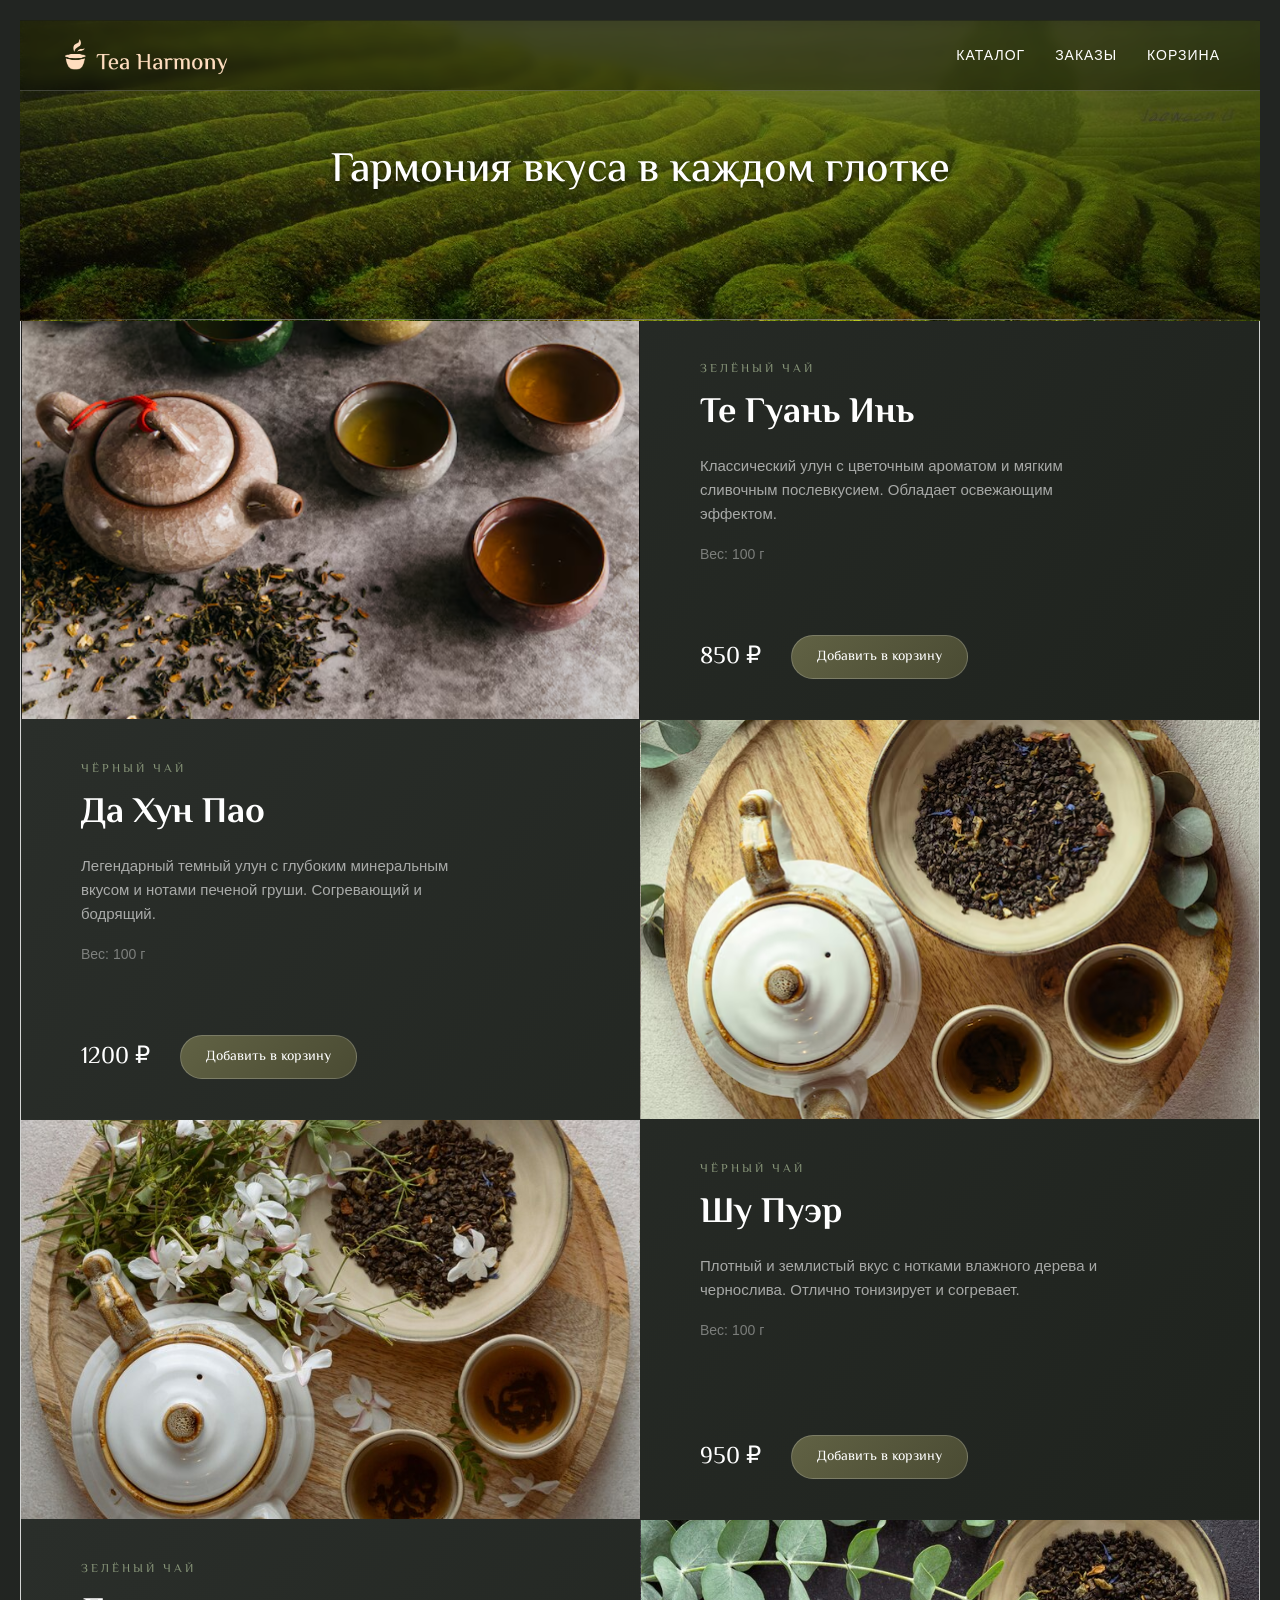
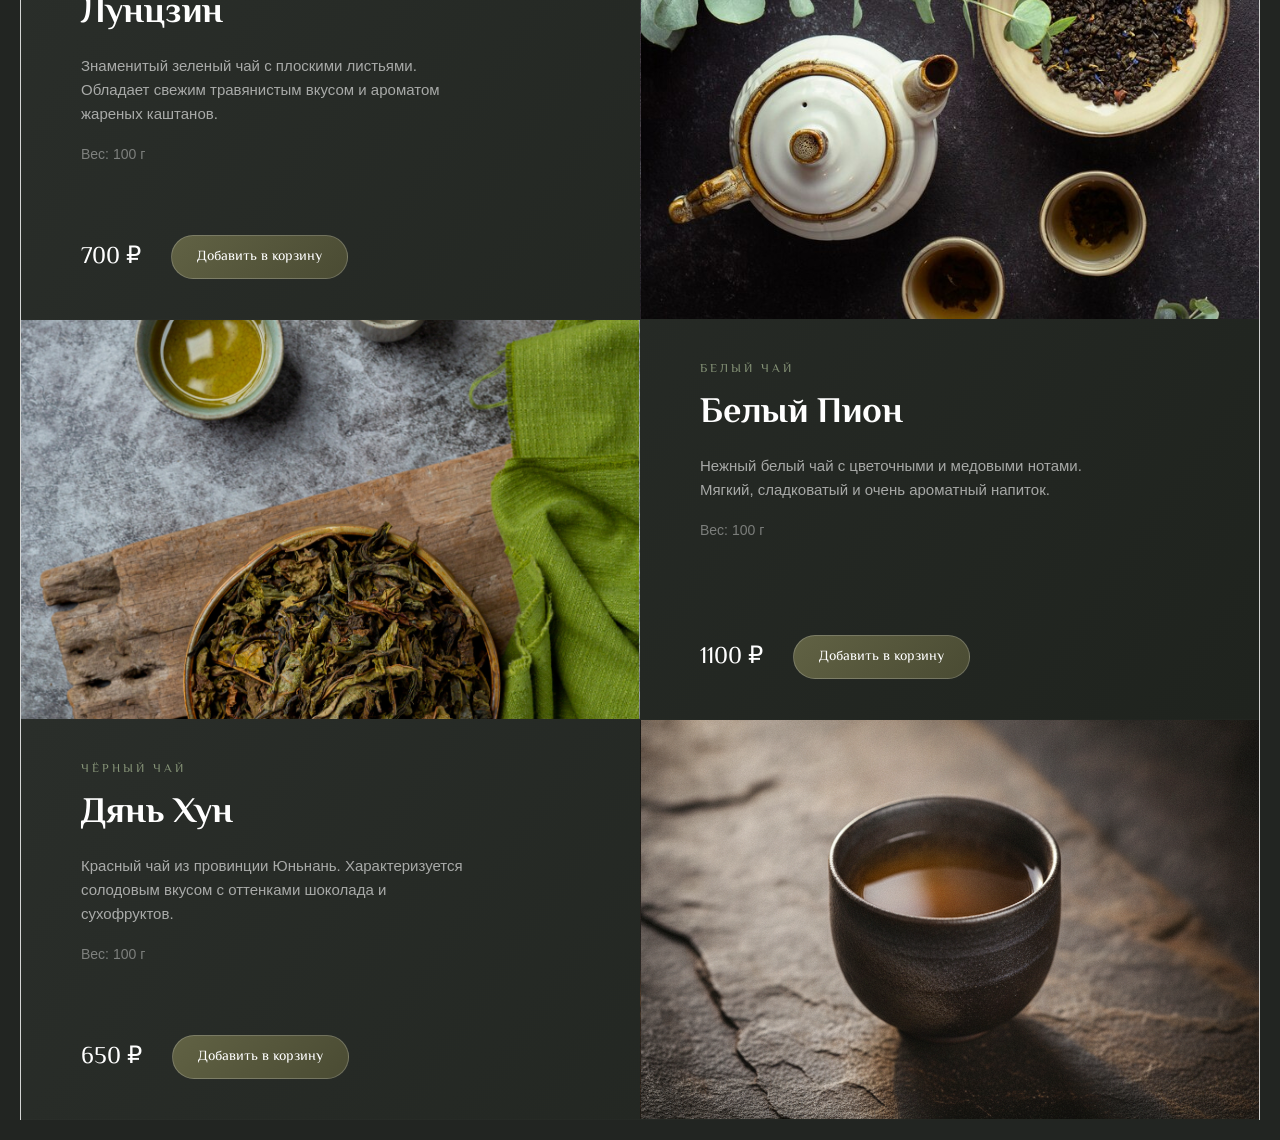
<file: index.html>
<!DOCTYPE html>
<html lang="ru">
<head>
    <meta charset="UTF-8">
    <meta name="viewport" content="width=device-width, initial-scale=1.0">
    <title>Каталог — Tea Harmony</title>
    <link rel="preconnect" href="https://fonts.googleapis.com">
    <link rel="preconnect" href="https://fonts.gstatic.com" crossorigin>
    <link href="https://fonts.googleapis.com/css2?family=El+Messiri:wght@400..700&display=swap" rel="stylesheet">
    
    <link rel="stylesheet" href="css/style.css">
    <link rel="stylesheet" href="css/catalog.css">
</head>
<body>
    <div class="main-container">
        
        <!-- ШАПКА -->
        <header class="top-navbar">
            <div class="brand-group">
                <div class="brand-container">
                    <img src="img/лого.png" alt="Tea Harmony" class="logo-img">
                </div>                
            </div>
            <nav class="main-menu">
                <a href="index.html">Каталог</a>
                <a href="orders.html">Заказы</a>
                <a href="cart.html">Корзина</a>
            </nav>
        </header>

        <!-- БАННЕР -->
        <div class="hero-banner">
            <h1 class="hero-title-overlay">Гармония вкуса в каждом глотке</h1>
        </div>

        <!-- КАТАЛОГ -->
        <main class="catalog-wrapper" id="catalog-grid"></main>

    </div>

    <script>
        const products = [
            { id: 1, name: 'Те Гуань Инь', category: 'Зелёный чай', price: 850, weight: 100, img: 'img/товар (1).png', desc: 'Классический улун с цветочным ароматом и мягким сливочным послевкусием. Обладает освежающим эффектом.' },
            { id: 2, name: 'Да Хун Пао', category: 'Чёрный чай', price: 1200, weight: 100, img: 'img/товар (2).png', desc: 'Легендарный темный улун с глубоким минеральным вкусом и нотами печеной груши. Согревающий и бодрящий.' },
            { id: 3, name: 'Шу Пуэр', category: 'Чёрный чай', price: 950, weight: 100, img: 'img/товар (3).png', desc: 'Плотный и землистый вкус с нотками влажного дерева и чернослива. Отлично тонизирует и согревает.' },
            { id: 4, name: 'Лунцзин', category: 'Зелёный чай', price: 700, weight: 100, img: 'img/товар (4).png', desc: 'Знаменитый зеленый чай с плоскими листьями. Обладает свежим травянистым вкусом и ароматом жареных каштанов.' },
            { id: 5, name: 'Белый Пион', category: 'Белый чай', price: 1100, weight: 100, img: 'img/товар (5).jpg', desc: 'Нежный белый чай с цветочными и медовыми нотами. Мягкий, сладковатый и очень ароматный напиток.' },
            { id: 6, name: 'Дянь Хун', category: 'Чёрный чай', price: 650, weight: 100, img: 'img/пиала (2).png', desc: 'Красный чай из провинции Юньнань. Характеризуется солодовым вкусом с оттенками шоколада и сухофруктов.' }
        ];

        let cart = JSON.parse(localStorage.getItem('teaCart')) || [];
        const catalogGrid = document.getElementById('catalog-grid');

        products.forEach((p) => {
            const inCart = cart.find(i => i.id === p.id);
            const block = document.createElement('div');
            block.className = 'feature-block';
            block.innerHTML = `
                <div class="block-image" style="background-image: url('${p.img}');"></div>
                <div class="block-content">
                    <div class="block-category">${p.category}</div>
                    <h2 class="block-title">${p.name}</h2>
                    <p class="block-desc">${p.desc}</p>
                    <div class="block-weight">Вес: ${p.weight} г</div>
                    <div class="block-footer">
                        <div class="block-price">${p.price} ₽</div>
                        <button class="btn-add ${inCart ? 'in-cart' : ''}" data-id="${p.id}">
                            ${inCart ? 'В корзине' : 'Добавить в корзину'}
                        </button>
                    </div>
                </div>
            `;
            catalogGrid.appendChild(block);
        });

        catalogGrid.addEventListener('click', (e) => {
            if (e.target.classList.contains('btn-add')) {
                const btn = e.target;
                const id = parseInt(btn.dataset.id);
                const existing = cart.find(i => i.id === id);

                if (existing) {
                    cart = cart.filter(i => i.id !== id);
                    btn.textContent = 'Добавить в корзину';
                    btn.classList.remove('in-cart');
                } else {
                    cart.push({ id, qty: 1 });
                    btn.textContent = 'В корзине';
                    btn.classList.add('in-cart');
                }
                localStorage.setItem('teaCart', JSON.stringify(cart));
            }
        });
    </script>
</body>
</html>
</file>
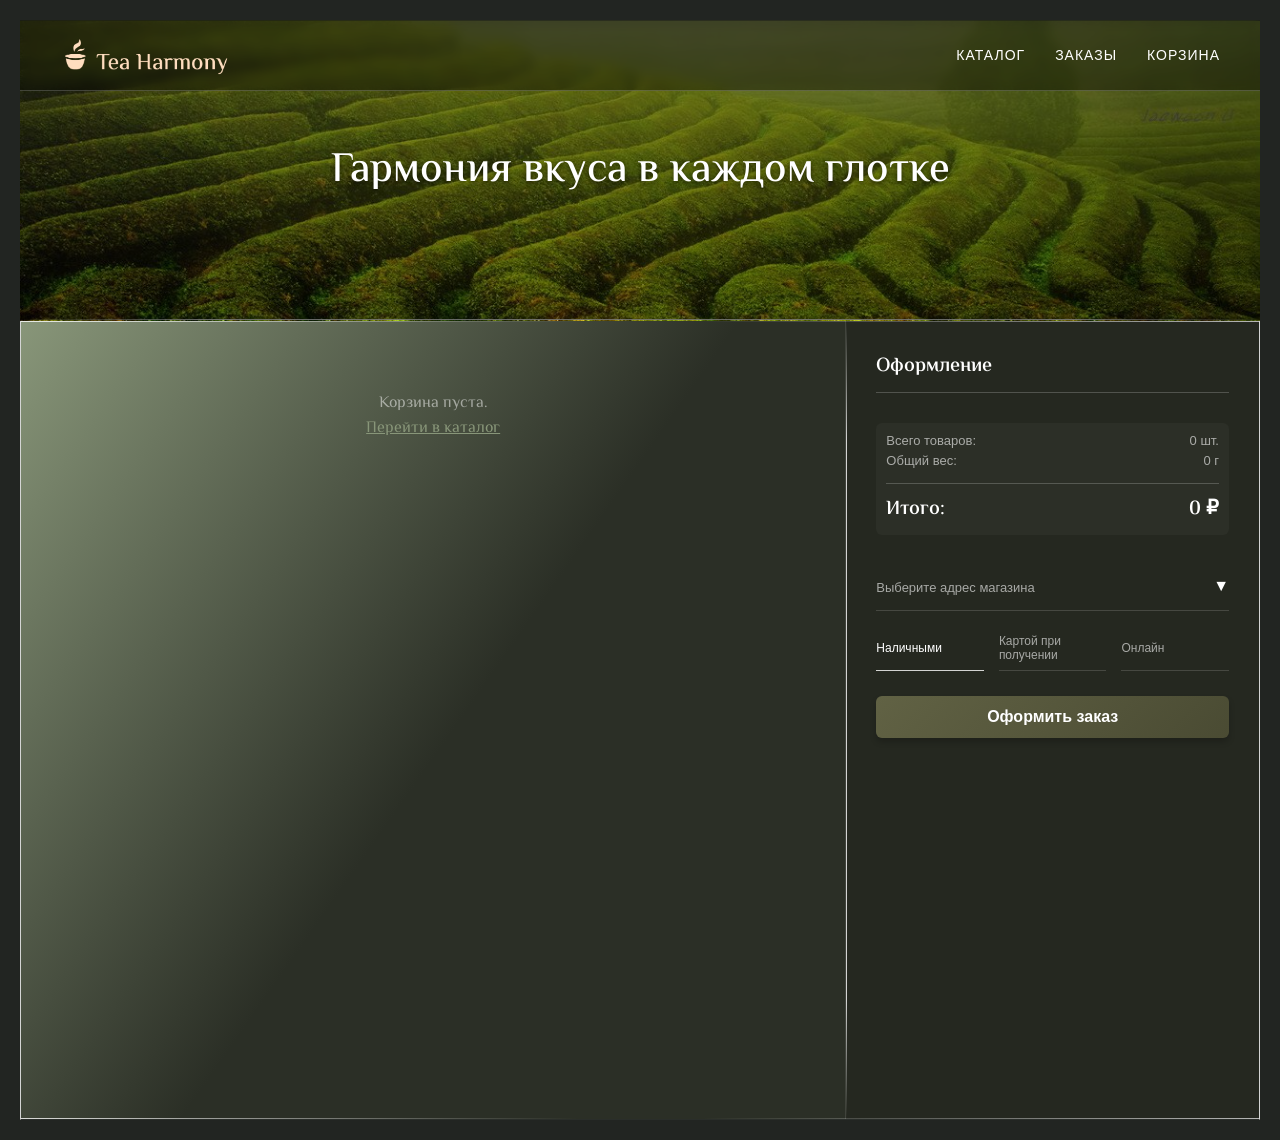
<file: cart.html>
<!DOCTYPE html>
<html lang="ru">
<head>
    <meta charset="UTF-8">
    <meta name="viewport" content="width=device-width, initial-scale=1.0">
    <title>Корзина — Tea Harmony</title>
    <link rel="preconnect" href="https://fonts.googleapis.com">
    <link rel="preconnect" href="https://fonts.gstatic.com" crossorigin>
    <link href="https://fonts.googleapis.com/css2?family=El+Messiri:wght@400..700&display=swap" rel="stylesheet">
    
    <!-- Общие стили, включая стили карточек -->
    <link rel="stylesheet" href="css/style.css">
</head>
<body>
    <div class="main-container">
        
        <!-- ФИКСИРОВАННАЯ ПАНЕЛЬ НАВИГАЦИИ -->
        <header class="top-navbar">
            <div class="brand-group">
                <div class="brand-container">
                    <img src="img/лого.png" alt="Tea Harmony" class="logo-img">
                </div>
            </div>
            <nav class="main-menu">
                <a href="index.html">Каталог</a>
                <a href="orders.html">Заказы</a>
                <a href="cart.html">Корзина</a>
            </nav>
        </header>

        <!-- БАННЕР -->
        <div class="hero-banner">
            <h1 class="hero-title-overlay">Гармония вкуса в каждом глотке</h1>
        </div>

        <!-- ОСНОВНОЙ КОНТЕНТ КОРЗИНЫ -->
        <div class="content-wrapper">
            
            <!-- ЛЕВАЯ ЧАСТЬ: СЕТКА ТОВАРОВ (КАК В ВАШЕМ КОДЕ) -->
            <main class="products-grid" id="cart-grid">
                <!-- Карточки товаров будут сгенерированы через JS с использованием этой структуры -->
            </main>

            <!-- ПРАВАЯ ЧАСТЬ: ОФОРМЛЕНИЕ -->
            <aside class="cart-sidebar">
                <div class="cart-title">Оформление</div>
                
                <div class="cart-summary">
                    <div class="summary-row"><span>Всего товаров:</span><span id="total-items">0 шт.</span></div>
                    <div class="summary-row"><span>Общий вес:</span><span id="total-weight">0 г</span></div>
                    <div class="summary-row summary-total"><span>Итого:</span><span id="total-price">0 ₽</span></div>
                </div>

                <div class="checkout-form">
                    <div class="address-selector" id="open-address-modal">
                        <span class="address-text" id="selected-address">Выберите адрес магазина</span>
                        <span class="address-btn-icon">▼</span>
                    </div>
                    <div class="payment-options">
                        <label class="payment-btn"><input type="radio" name="payment" value="Наличными" checked>Наличными</label>
                        <label class="payment-btn"><input type="radio" name="payment" value="Картой при получении">Картой при получении</label>
                        <label class="payment-btn"><input type="radio" name="payment" value="Онлайн">Онлайн</label>
                    </div>
                    <button class="checkout-btn" id="checkout-btn">Оформить заказ</button>
                </div>
            </aside>

        </div>
    </div>

    <!-- Модальное окно адресов -->
    <div class="modal-overlay" id="address-modal">
        <div class="modal-content">
            <div class="modal-header">
                <span>Выберите адрес</span>
                <button class="close-modal" id="close-modal">&times;</button>
            </div>
            <div class="address-list">
                <div class="address-item" data-address="ул. Пушкина, д. 10">ул. Пушкина, д. 10 (ТЦ "Галерея", 1 этаж)</div>
                <div class="address-item" data-address="пр. Ленина, д. 25">пр. Ленина, д. 25 (Кофейня "Чайный дом")</div>
                <div class="address-item" data-address="ул. Садовая, д. 5">ул. Садовая, д. 5 (ТЦ "Цветной", 2 этаж)</div>
                <div class="address-item" data-address="наб. Реки Мойки, д. 12">наб. Реки Мойки, д. 12 (Бизнес-центр "Сити")</div>
            </div>
        </div>
    </div>

    <!-- Логика корзины -->
    <script src="js/cart.js"></script>
</body>
</html>
</file>
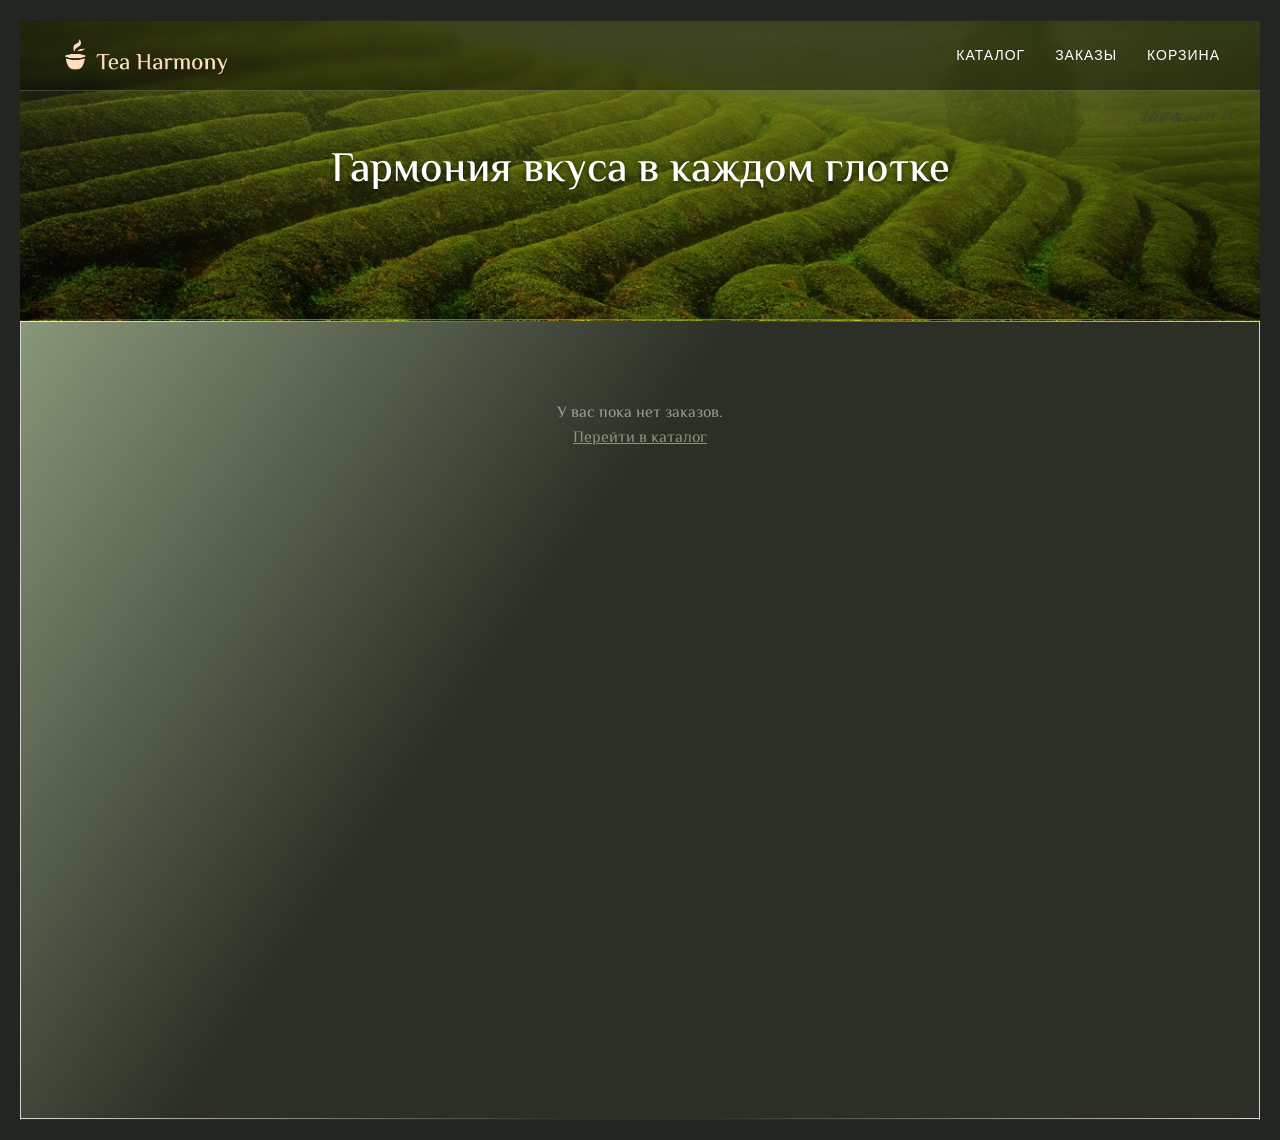
<file: orders.html>
<!DOCTYPE html>
<html lang="ru">
<head>
    <meta charset="UTF-8">
    <meta name="viewport" content="width=device-width, initial-scale=1.0">
    <title>Заказы — Tea Harmony</title>
    <link rel="preconnect" href="https://fonts.googleapis.com">
    <link rel="preconnect" href="https://fonts.gstatic.com" crossorigin>
    <link href="https://fonts.googleapis.com/css2?family=El+Messiri:wght@400..700&display=swap" rel="stylesheet">
    <link rel="stylesheet" href="css/style.css">
    <link rel="stylesheet" href="css/orders.css">
</head>
<body>
    <div class="main-container">
                <!-- ФИКСИРОВАННАЯ ПАНЕЛЬ НАВИГАЦИИ -->
        <header class="top-navbar">
            <div class="brand-group">
                <div class="brand-container">
                    <img src="img/лого.png" alt="Tea Harmony" class="logo-img">
                </div>
            </div>
            <nav class="main-menu">
                <a href="index.html">Каталог</a>
                <a href="orders.html">Заказы</a>
                <a href="cart.html">Корзина</a>
            </nav>
        </header>

        <!-- БАННЕР (независимый от панели) -->
        <div class="hero-banner">
            <h1 class="hero-title-overlay">Гармония вкуса в каждом глотке</h1>
        </div>

        <div class="content-wrapper" style="grid-template-columns: 1fr;">
            <div class="orders-list" id="orders-list">
                <!-- Заказы будут сгенерированы скриптом -->
            </div>
        </div>
    </div>

    <script src="js/orders.js"></script>
</body>
</html>
</file>
<file: css/style.css>
/* ==================== БАЗОВЫЕ НАСТРОЙКИ ==================== */
* { box-sizing: border-box; margin: 0; padding: 0; }

body {
    background-color: #222522;
    color: #ffffff;
    font-family: "El Messiri", sans-serif;
    min-height: 100vh;
    display: flex;
    justify-content: center;
    align-items: flex-start;
    padding: 20px;
}

.main-container {
    width: 100%;
    max-width: 1400px;
    background-color: #2a2e2a;
    display: flex;
    flex-direction: column;
}

/* ==================== ФИКСИРОВАННАЯ ПАНЕЛЬ НАВИГАЦИИ ==================== */
.top-navbar {
    position: sticky;
    top: 0;
    z-index: 100;
    background: rgba(0, 0, 0, 0.4); 
    backdrop-filter: blur(5px);
    border-bottom: 1px solid rgba(255, 255, 255, 0.2);
    padding: 15px 40px;
    display: flex;
    justify-content: space-between;
    align-items: center;
}

.brand-group {
    display: flex;
    align-items: center;
    height: 40px; /* Фиксируем высоту, чтобы логотип не прыгал */
}



.brand-container {
    height: 40px;
}

.logo-img {
    height: 100%;
    width: auto;
    object-fit: contain;
}


.main-menu {
    display: flex;
    gap: 30px;
}

.main-menu a {
    color: #ffffff;
    text-decoration: none;
    font-family: Arial, sans-serif;
    font-size: 14px;
    text-transform: uppercase;
    letter-spacing: 1px;
    transition: color 0.3s ease;
    position: relative;
}

.main-menu a:hover { color: #889679; }

.main-menu a::after {
    content: '';
    position: absolute;
    width: 0;
    height: 1px;
    bottom: -5px;
    left: 0;
    background-color: #889679;
    transition: width 0.3s ease;
}

.main-menu a:hover::after { width: 100%; }

/* ==================== БАННЕР (ПОД НАВИГАЦИЕЙ) ==================== */
.hero-banner {
    height: 300px;
    background-image: url('../img/фон.jpg');
    background-size: cover;
    background-position: center;
    position: relative;
    border-bottom: 1px solid transparent;
    margin-bottom: -1px;
    margin-top:-70px;
    background-image: 
        linear-gradient(to right, rgba(255, 255, 255, 0) 0%, rgba(255, 255, 255, 0.8) 15%, rgba(255, 255, 255, 0.8) 85%, rgba(255, 255, 255, 0) 100%),
        url('../img/фон.jpg');
    background-size: 100% 1px, cover;
    background-position: bottom left, center;
    background-repeat: no-repeat, no-repeat;
}

.hero-banner::before {
    content: '';
    position: absolute;
    top: 0; left: 0; right: 0; bottom: 0;
    background: rgba(0, 0, 0, 0.5);
}

.hero-title-overlay {
    position: absolute;
    top: 50%;
    left: 50%;
    transform: translate(-50%, -50%);
    font-size: 42px;
    font-weight: 500;
    text-align: center;
    width: 100%;
    text-shadow: 0 2px 4px rgba(0,0,0,0.5);
}

/* ==================== КОНТЕНТ (2 КОЛОНКИ) ==================== */
.content-wrapper {
    display: grid;
    grid-template-columns: 2fr 1fr; 
    min-height: 800px;
    background: linear-gradient(125deg, #889679 0%, #2b2f26 40%);
    border-left: 1px solid rgba(255, 255, 255, 0.8);
    border-right: 1px solid rgba(255, 255, 255, 0.8);
    border-top: 1px solid transparent;
    border-bottom: 1px solid transparent;
    background-image: 
        linear-gradient(to right, rgba(255,255,255,0.8) 0%, rgba(255,255,255,0) 45%, rgba(255,255,255,0) 55%, rgba(255,255,255,0.8) 100%),
        linear-gradient(to right, rgba(255,255,255,0.8) 0%, rgba(255,255,255,0) 45%, rgba(255,255,255,0) 55%, rgba(255,255,255,0.8) 100%),
        linear-gradient(125deg, #889679 0%, #2b2f26 40%);
    background-size: 100% 1px, 100% 1px, 100% 100%;
    background-position: top left, bottom left, center;
    background-repeat: no-repeat;
}

/* ==================== СЕТКА ТОВАРОВ (КАК ДО КАТАЛОГА) ==================== */
.products-grid {
    padding: 20px;
    display: grid;
    grid-template-columns: repeat(3, minmax(0, 1fr)); 
    gap: 15px;
    border-right: 1px solid rgba(255, 255, 255, 0.1);
    align-content: start;
}

.tea-card {
    position: relative;
    background: rgba(255, 255, 255, 0);
    border-radius: 8px;
    padding: 15px;
    display: flex;
    flex-direction: column;
    gap: 10px;
    transition: transform 0.2s ease, background-color 0.2s ease;
    min-width: 0; 
}

.tea-card:hover {
    background: rgba(255, 255, 255, 0.05);
    transform: translateY(-2px);
}

.tea-checkbox {
    position: absolute;
    top: 20px;
    right: 20px;
    appearance: none;
    -webkit-appearance: none;
    width: 20px;
    height: 20px;
    border: 1px solid rgba(255, 255, 255, 0.4);
    border-radius: 4px;
    background-color: rgba(0, 0, 0, 0.3);
    cursor: pointer;
    z-index: 10;
    outline: none;
    transition: all 0.2s;
}

.tea-checkbox:checked {
    background-color: #889679;
    border-color: #889679;
}

.tea-checkbox:checked::after {
    content: '✔';
    position: absolute;
    top: 50%;
    left: 50%;
    transform: translate(-50%, -50%);
    color: #fff;
    font-size: 12px;
}

.tea-image {
    width: 100%;
    aspect-ratio: 1 / 1;
    object-fit: cover;
    border-radius: 6px;
    background-color: #3a4039;
    border: 1px solid rgba(255, 255, 255, 0.05);
}

.tea-header {
    display: flex;
    justify-content: space-between;
    align-items: flex-start;
    margin-top: 5px;
    gap: 10px;
}

.tea-title {
    font-size: 16px;
    font-weight: 500;
    color: #e0e0e0;
    line-height: 1.2;
    white-space: nowrap;
    overflow: hidden;
    text-overflow: ellipsis;
}

.tea-weight {
    font-size: 12px;
    color: rgba(255, 255, 255, 0.5);
    text-transform: uppercase;
    letter-spacing: 0.5px;
    margin-top: 2px;
    white-space: nowrap;
}

.tea-details {
    margin-top: auto;
    border-top: 1px solid rgba(255, 255, 255, 0.1);
    padding-top: 10px;
    min-width: 0;
}

.tea-details summary {
    font-family: Arial, sans-serif; 
    font-size: 13px;
    color: rgba(255, 255, 255, 0.7);
    cursor: pointer;
    list-style: none;
    display: flex;
    align-items: center;
    justify-content: space-between;
    outline: none;
    gap: 8px;
}

.tea-details summary::-webkit-details-marker { display: none; }

.summary-text {
    white-space: nowrap;
    overflow: hidden;
    text-overflow: ellipsis;
    display: block;
    flex-grow: 1;
}

.toggle-icon {
    font-size: 16px;
    color: rgba(255, 255, 255, 0.5);
    transition: transform 0.3s ease;
    flex-shrink: 0;
}

.tea-details[open] .toggle-icon {
    transform: rotate(45deg);
    color: rgba(255, 255, 255, 0.8);
}

.tea-desc-text {
    font-family: Arial, sans-serif;
    font-size: 12px;
    color: rgba(255, 255, 255, 0.5);
    line-height: 1.4;
    margin-top: 10px;
    white-space: normal; 
}

.tea-footer {
    display: flex;
    justify-content: space-between;
    align-items: center;
    margin-top: 5px;
    gap: 10px;
}

.tea-price-bottom {
    font-size: 16px;
    color: #fff;
    font-weight: 600;
    white-space: nowrap;
}

.quantity-control {
    display: flex;
    align-items: center;
    background: rgba(0, 0, 0, 0.2);
    border-radius: 4px;
    border: 1px solid rgba(255, 255, 255, 0.1);
    overflow: hidden;
    flex-shrink: 0;
}

.qty-btn {
    background: transparent;
    border: none;
    color: #fff;
    width: 24px;
    height: 24px;
    cursor: pointer;
    font-size: 16px;
    display: flex;
    align-items: center;
    justify-content: center;
    transition: background 0.2s;
    padding: 0;
}

.qty-btn:hover { background: rgba(255, 255, 255, 0.1); }

.qty-input {
    width: 24px;
    text-align: center;
    background: transparent;
    border: none;
    color: #fff;
    font-family: "El Messiri", sans-serif;
    font-size: 14px;
    pointer-events: none;
    padding: 0;
}

/* ==================== БОКОВАЯ ПАНЕЛЬ (КОРЗИНА) ==================== */
.cart-sidebar {
    padding: 30px;
    display: flex;
    flex-direction: column;
    gap: 20px;
    background-color: rgba(0, 0, 0, 0.15);
    border-left: none;
    background-image: linear-gradient(
        to bottom, 
        rgba(255, 255, 255, 0) 0%,     
        rgba(255, 255, 255, 0.8) 15%,  
        rgba(255, 255, 255, 0.8) 85%,  
        rgba(255, 255, 255, 0) 100%    
    );
    background-size: 1px 100%;
    background-position: left top;
    background-repeat: no-repeat;
}

.cart-title { font-size: 20px; font-weight: 600; margin-bottom: 10px; border-bottom: 1px solid rgba(255, 255, 255, 0.2); padding-bottom: 10px; }
.cart-items-list { display: flex; flex-direction: column; gap: 8px; max-height: 250px; overflow-y: auto; font-family: Arial, sans-serif; font-size: 13px; margin-bottom: 10px; }
.cart-item-row { display: flex; justify-content: space-between; color: rgba(255, 255, 255, 0.8); padding-bottom: 5px; border-bottom: 1px dashed rgba(255, 255, 255, 0.1); }
.cart-summary { display: flex; flex-direction: column; gap: 5px; font-family: Arial, sans-serif; font-size: 13px; color: rgba(255, 255, 255, 0.6); background: rgba(255, 255, 255, 0.03); padding: 10px; border-radius: 6px; }
.summary-row { display: flex; justify-content: space-between; }
.summary-total { font-family: "El Messiri", sans-serif; font-size: 20px; font-weight: 600; color: #fff; margin-top: 10px; padding-top: 10px; border-top: 1px solid rgba(255, 255, 255, 0.2); }
.checkout-form { display: flex; flex-direction: column; gap: 15px; margin-top: 10px; }
.address-selector { display: flex; justify-content: space-between; align-items: center; padding: 10px 0; background: transparent; border: none; border-bottom: 1px solid rgba(255, 255, 255, 0.15); cursor: pointer; transition: border-color 0.2s; }
.address-selector:hover { border-bottom: 1px solid rgba(255, 255, 255, 0.8); }
.address-text { font-size: 13px; color: rgba(255, 255, 255, 0.6); font-family: Arial, sans-serif; }
.payment-options { display: flex; gap: 15px; }
.payment-btn { flex: 1; text-align: left; padding: 8px 0; background: transparent; border: none; border-bottom: 1px solid rgba(255, 255, 255, 0.15); cursor: pointer; font-family: Arial, sans-serif; font-size: 12px; color: rgba(255, 255, 255, 0.6); transition: all 0.2s; display: flex; align-items: center; }
.payment-btn:has(input:checked) { border-bottom: 1px solid rgba(255, 255, 255, 0.8); color: #fff; font-weight: 400; }
.payment-btn input { display: none; }
.checkout-btn { background: linear-gradient(135deg, #616244 0%, #4a4b33 100%); color: #fff; border: none; padding: 12px; border-radius: 6px; font-size: 16px; font-weight: 600; cursor: pointer; margin-top: 10px; box-shadow: 0 4px 6px rgba(0,0,0,0.2); }

/* ==================== МОДАЛЬНОЕ ОКНО ==================== */
.modal-overlay { position: fixed; top: 0; left: 0; width: 100%; height: 100%; background: rgba(0, 0, 0, 0.8); display: none; justify-content: center; align-items: center; z-index: 200; }
.modal-overlay.active { display: flex; }
.modal-content { background: #2a2e2a; padding: 20px; border-radius: 8px; width: 90%; max-width: 400px; border: 1px solid rgba(255,255,255,0.2); }
.modal-header { display: flex; justify-content: space-between; margin-bottom: 15px; font-size: 18px; }
.close-modal { background: none; border: none; color: #fff; font-size: 24px; cursor: pointer; }
.address-list { display: flex; flex-direction: column; gap: 10px; }
.address-item { padding: 12px; background: rgba(255,255,255,0.05); border: 1px solid rgba(255,255,255,0.1); border-radius: 6px; cursor: pointer; font-family: Arial, sans-serif; font-size: 13px; }
.address-item:hover { border-color: #889679; }
</file>
<file: css/catalog.css>
/* ==================== КАТАЛОГ ==================== */
.catalog-wrapper {
    display: flex;
    flex-direction: column;
    width: 100%;
    background: #2a2e2a;
    border-left: 1px solid rgba(255, 255, 255, 0.8);
    border-right: 1px solid rgba(255, 255, 255, 0.8);
    
}

.feature-block {
    display: flex;
    min-height: 400px;
    border-bottom: 1px solid rgba(255, 255, 255, 0);
    background: linear-gradient(125deg, #2a2e2a 0%, #1f231e 100%);
}

.feature-block:nth-child(even) { flex-direction: row-reverse; }

.block-image {
    width: 50%;
    background-size: cover;
    background-position: center;
    border-right: 1px solid rgba(255, 255, 255, 0);
}

.feature-block:nth-child(even) .block-image {
    border-right: none;
    border-left: 1px solid rgba(255, 255, 255, 0);
}

.block-content {
    width: 50%;
    padding: 40px 60px;
    display: flex;
    flex-direction: column;
    justify-content: center;
}

/* Убрали .block-number */

.block-category {
    font-size: 12px;
    letter-spacing: 3px;
    text-transform: uppercase;
    color: #889679;
    margin-bottom: 15px;
}

.block-title {
    font-size: 36px;
    font-family: "El Messiri", serif;
    color: #fff;
    margin-bottom: 20px;
    line-height: 1.1;
}

.block-desc {
    font-family: Arial, sans-serif;
    font-size: 15px;
    color: rgba(255, 255, 255, 0.6);
    line-height: 1.6;
    max-width: 400px;
    margin-bottom: 20px;
}

.block-weight {
    font-family: Arial, sans-serif;
    font-size: 14px;
    color: rgba(255, 255, 255, 0.4);
    margin-bottom: 20px;
}

.block-footer {
    display: flex;
    align-items: center;
    gap: 30px;
    margin-top: auto;
}

.block-price {
    font-size: 24px;
    font-family: "El Messiri", serif;
    color: #fff;
}

.btn-add {
    background: linear-gradient(135deg, #616244 0%, #4a4b33 100%);
    color: #fff;
    border: 1px solid rgba(255, 255, 255, 0.2);
    padding: 10px 25px;
    border-radius: 30px;
    font-size: 14px;
    font-family: "El Messiri", serif;
    cursor: pointer;
    transition: all 0.3s;
}

.btn-add:hover { filter: brightness(1.2); }

.btn-add.in-cart {
    background: transparent;
    border-color: #889679;
    color: #889679;
}

@media (max-width: 900px) {
    .feature-block { flex-direction: column !important; }
    .block-image { width: 100%; height: 300px; border: none; }
    .block-content { width: 100%; padding: 30px 20px; }
    .block-title { font-size: 28px; }
}
</file>
<file: css/orders.css>
/* ==================== СТРАНИЦА ЗАКАЗОВ ==================== */
.orders-list {
    padding: 30px;
    display: flex;
    flex-direction: column;
    gap: 15px;
    width: 100%;
}

.order-item {
    background: rgba(255, 255, 255, 0.03);
    border: 1px solid rgba(255, 255, 255, 0.1);
    border-radius: 8px;
    overflow: hidden;
}

.order-item summary {
    padding: 15px 20px;
    cursor: pointer;
    list-style: none;
    display: flex;
    justify-content: space-between;
    align-items: center;
    font-family: "El Messiri", sans-serif;
    font-size: 16px;
    color: #fff;
    outline: none;
    transition: background 0.2s;
}

.order-item summary::-webkit-details-marker { display: none; }
.order-item summary:hover { background: rgba(255, 255, 255, 0.05); }

.order-summary-info {
    display: flex;
    gap: 30px;
    font-size: 14px;
    color: rgba(255, 255, 255, 0.8);
}

.order-details-content {
    padding: 0 20px 20px 20px;
    border-top: 1px solid rgba(255, 255, 255, 0.1);
    font-family: Arial, sans-serif;
    font-size: 13px;
    color: rgba(255, 255, 255, 0.7);
}

.order-details-content p {
    margin-top: 10px;
    display: flex;
    justify-content: space-between;
}

.order-items-table {
    width: 100%;
    border-collapse: collapse;
    margin-top: 15px;
}

.order-items-table th, .order-items-table td {
    text-align: left;
    padding: 8px 0;
    border-bottom: 1px dashed rgba(255, 255, 255, 0.1);
}

.order-items-table th { color: #889679; font-weight: normal; }

.order-total {
    font-family: "El Messiri", sans-serif;
    font-size: 18px;
    font-weight: 600;
    color: #fff;
    margin-top: 15px;
    text-align: right;
}
</file>
